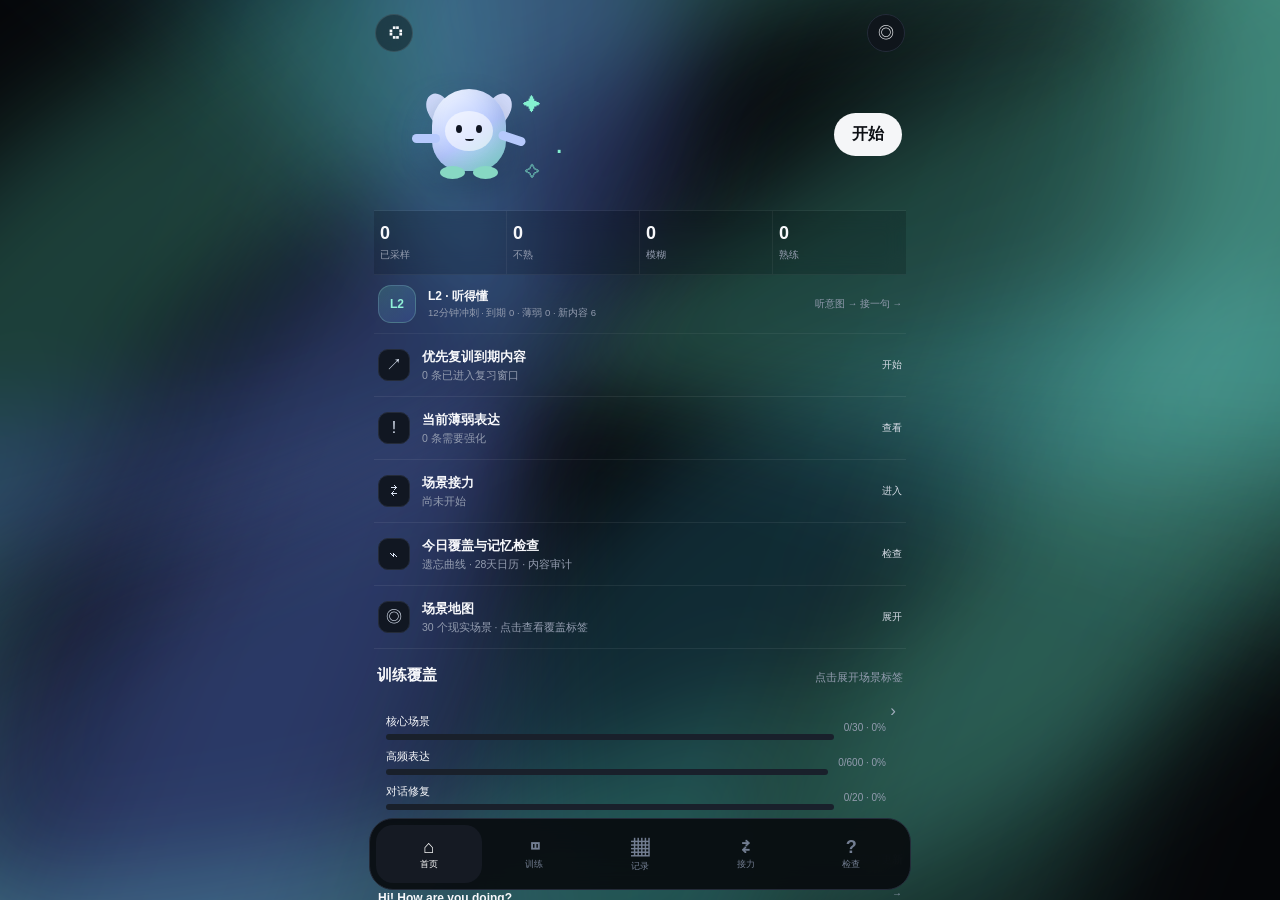
<file: talkloop/index.html>
<!doctype html><html lang="zh-CN"><head><meta charset="utf-8"><meta name="viewport" content="width=device-width,initial-scale=1,viewport-fit=cover,user-scalable=no"><meta name="theme-color" content="#050609"><meta name="apple-mobile-web-app-capable" content="yes"><meta name="apple-mobile-web-app-status-bar-style" content="black-translucent"><link rel="preconnect" href="https://videos.pexels.com" crossorigin><link rel="preconnect" href="https://assets.mixkit.co" crossorigin><link rel="dns-prefetch" href="//videos.pexels.com"><link rel="dns-prefetch" href="//assets.mixkit.co"><title>动态口语训练</title><link rel="stylesheet" href="./v9.css?v=12.1.0"><link rel="stylesheet" href="./v11.css?v=12.1.0"></head><body><div class="app" id="app" data-mood="good"><div class="ambient a"></div><div class="ambient b"></div><div class="ambient c"></div><div class="shell"><header class="top"><div class="brand brandMinimal"><span class="brandGlyph">◌</span></div><button class="topBtn" aria-label="打开检查" onclick="go('check')">◎</button></header><main class="content">
<section class="page on" id="home"><div class="homeHero"><button class="mascotStage" aria-label="互动角色" onclick="mascotReact(this)"><span class="mascotGlow"></span><span class="mascotBody"><i class="ear l"></i><i class="ear r"></i><i class="face"><b class="eye l"></b><b class="eye r"></b><b class="mouth"></b></i><i class="arm l"></i><i class="arm r"></i><i class="foot l"></i><i class="foot r"></i></span><span class="mascotBits"><i>✦</i><i>·</i><i>✧</i></span></button><button class="heroStart compactStart" onclick="startAdaptive()">开始</button></div><div class="statStrip"><button onclick="openLib('all')"><b id="nAll">0</b><span>已采样</span></button><button onclick="openLib('bad')"><b id="nBad">0</b><span>不熟</span></button><button onclick="openLib('mid')"><b id="nMid">0</b><span>模糊</span></button><button onclick="openLib('good')"><b id="nGood">0</b><span>熟练</span></button></div><div class="statusLine"><i class="dot"></i><span id="level">L2 · 听得懂</span><em id="homeFocus">自适应队列已准备</em></div><div class="timeline" id="homeTimeline"><button onclick="startAdaptive()"><span class="tlIcon">↗</span><div><b>优先复训到期内容</b><small><span id="dueHome">0</span> 条已进入复习窗口</small></div><em>开始</em></button><button onclick="openLib('bad')"><span class="tlIcon">!</span><div><b>当前薄弱表达</b><small><span id="weakHome">0</span> 条需要强化</small></div><em>查看</em></button><button onclick="go('dialog')"><span class="tlIcon">⇄</span><div><b>场景接力</b><small id="recentHome">尚未开始</small></div><em>进入</em></button><button onclick="go('check')"><span class="tlIcon">⌁</span><div><b>今日覆盖与记忆检查</b><small>遗忘曲线 · 28天日历 · 内容审计</small></div><em>检查</em></button></div><div class="head"><b>训练覆盖</b><span>基础日常交流</span></div><div class="coverage compact" id="coverage"></div><div class="head"><b>最近学习</b><span>实时更新</span></div><div class="recentList" id="homeRecent"></div></section>
<section class="page" id="learn"><div class="learnTop"><div class="prog"><i id="prog"></i></div><span id="counter">1/600</span></div><div class="card sceneCard" id="learnCard"><div class="scene"><video id="vid" playsinline muted preload="metadata"></video><div class="photo" id="photo"></div><div class="mediaShade" id="mediaShade"><span></span></div><div class="mask"></div><div class="tag" id="tag"></div><div class="liveChip" id="live"><i></i>LIVE</div><div class="meta" id="meta"></div></div><div class="tabs"><button class="tab active" data-l="en" onclick="langSet('en')">English</button><button class="tab" data-l="jp" onclick="langSet('jp')">日本語</button></div><div class="lessonBody"><div class="intent" id="intent"></div><div id="en"><div class="phrase" id="enP"></div><div class="pron" id="enR"></div></div><div id="jp" style="display:none"><div class="jp" id="jpP"></div><div class="pron" id="jpR"></div></div><div class="tip" id="tip"></div><div class="meaning" id="meaning"></div><div class="audio"><button aria-label="自然语速播放" onclick="speak(1)">🔊</button><button aria-label="慢速播放" onclick="speak(.72)">🐢</button><button aria-label="切换画面" onclick="manualRemix()">↻</button><button onclick="meaning.classList.toggle('show')">显示中文 / Hint</button></div><div class="grades"><button class="bad" onclick="grade('bad')">← 不熟</button><button class="mid" onclick="grade('mid')">模糊</button><button class="good" onclick="grade('good')">熟练 →</button></div></div></div><div class="trainRail"><button onclick="previewNext()"><span>下一条</span><b id="nextLabel">自适应推荐</b><em>→</em></button><button onclick="go('dialog')"><span>同场景多轮</span><b id="sameSceneLabel">进入多轮场景</b><em>⇄</em></button><button onclick="openLib('mid')"><span>模糊强化</span><b id="midRail">查看当前模糊库</b><em>▦</em></button></div></section>
<section class="page" id="library"><div class="title">记录库</div><p class="desc">全部、不熟、模糊、熟练都在这里。点击记录可直接回到对应表达。</p><div class="filters" id="filters"></div><div class="grid" id="lib"></div></section>
<section class="page" id="dialog"><div class="title">场景接力</div><p class="desc">30 个现实场景 · 连续多轮互动。每轮关联交际功能、动作标签和视觉素材。</p><div class="card" style="margin-top:10px"><div class="scene dialogScene"><video id="dvid" playsinline muted preload="metadata"></video><div class="photo" id="dphoto"></div><div class="mediaShade" id="dshade"><span></span></div><div class="mask"></div><div class="tag" id="dtag"></div><div class="liveChip"><i></i>LIVE</div><div class="meta" id="dmeta"></div></div><div class="dialogBody"><div class="dialogHead"><select id="dsel" aria-label="选择场景" onchange="dScene=this.value;dTurn=0;renderD()"></select><span class="tiny" id="dcount">1/10</span></div><div class="bubble" id="dbub"><div class="role" id="drole"></div><div id="dtext"></div></div><div class="dialogActions"><button onclick="speakD()">🔊</button><button onclick="remixD()">↻</button><button onclick="dLang=dLang==='en'?'jp':'en';renderD()" id="dlang">日本語</button><button class="next" onclick="nextD()">下一轮 →</button></div></div></div></section>
<section class="page" id="check"><div class="title">检查 / 内容审计</div><p class="desc">遗忘调度 + 日历 + 内容匹配度 + 条件变化题。</p><div class="head"><b>语料丰富度与目标匹配</b><span>实时</span></div><div id="audit"></div><div class="head"><b>遗忘曲线</b><span>启发式调度</span></div><div class="card check"><canvas class="curve" id="curve"></canvas></div><div class="head"><b>28 天训练日历</b></div><div class="card check"><div class="cal" id="cal"></div></div><div class="head"><b>条件变化题</b><span>不考死翻译</span></div><div class="card check"><div class="q" id="q"></div><input class="ans" id="ans" placeholder="输入你会说的话…"><button class="cta" style="width:100%;margin-top:8px" onclick="submitQ()">提交</button><div class="feedback" id="fb"></div></div></section>
</main><nav class="nav"><button class="active" data-p="home" onclick="go('home')"><b>⌂</b>首页</button><button data-p="learn" onclick="startAdaptive()"><b>◫</b>训练</button><button data-p="library" onclick="go('library')"><b>▦</b>记录</button><button data-p="dialog" onclick="go('dialog')"><b>⇄</b>接力</button><button data-p="check" onclick="go('check')"><b>?</b>检查</button></nav><div class="toast" id="toast"></div></div></div><script>window.TALKLOOP_DEFER_MEDIA=true</script><script src="./v8-data.js?v=12.1.0"></script><script src="./v11-social-1.js?v=12.1.0"></script><script src="./v11-social-2.js?v=12.1.0"></script><script src="./v11-social-3.js?v=12.1.0"></script><script src="./v11-social-4.js?v=12.1.0"></script><script src="./v11-social-5.js?v=12.1.0"></script><script src="./v9-app.js?v=12.1.0"></script><script src="./v11-media.js?v=12.1.0"></script><script src="./v11-ui.js?v=12.1.0"></script></body></html>
</file>
<file: talkloop/v9.css>
:root{--bg:#050609;--panel:#0d1118;--panel2:#121722;--line:#242b39;--text:#f7f8fb;--muted:#939caf;--good:#5be1c3;--mid:#ffc15f;--bad:#ff7399;--blue:#8ea8ff;--st:max(12px,env(safe-area-inset-top));--sb:max(10px,env(safe-area-inset-bottom));--wave1:rgba(89,225,194,.34);--wave2:rgba(103,133,255,.28);--wave3:rgba(120,72,255,.20)}*{box-sizing:border-box;-webkit-tap-highlight-color:transparent}html,body{margin:0;width:100%;height:100%;overflow:hidden;background:var(--bg);color:var(--text);font-family:-apple-system,BlinkMacSystemFont,"SF Pro Display","PingFang SC","Hiragino Sans","Noto Sans JP",Arial,sans-serif}button,input,select{font:inherit;color:inherit}button{border:0;background:none}.app{position:relative;width:100vw;height:100dvh;overflow:hidden;background:#050609}.ambient{position:absolute;inset:-38%;pointer-events:none;mix-blend-mode:screen;filter:blur(42px);will-change:transform,filter,opacity}.ambient.a{background:conic-gradient(from 0deg at 45% 45%,transparent 0 12%,var(--wave1) 18% 25%,transparent 31% 48%,var(--wave2) 55% 64%,transparent 72% 86%,var(--wave3) 91% 96%,transparent);opacity:.78;animation:spinA 3.4s linear infinite}.ambient.b{background:radial-gradient(ellipse at 18% 28%,transparent 0 18%,var(--wave2) 21% 27%,transparent 31% 46%,var(--wave1) 51% 58%,transparent 64%),radial-gradient(ellipse at 78% 73%,transparent 0 20%,var(--wave3) 23% 30%,transparent 35% 50%,var(--wave1) 55% 62%,transparent 68%);opacity:.68;animation:spinB 2.7s ease-in-out infinite alternate}.ambient.c{background:linear-gradient(112deg,transparent 0 32%,var(--wave2) 38% 43%,transparent 48% 58%,var(--wave1) 64% 69%,transparent 74%);opacity:.44;animation:sweep 2.1s ease-in-out infinite alternate}.app[data-mood=mid]{--wave1:rgba(255,190,89,.58);--wave2:rgba(255,111,62,.45);--wave3:rgba(255,222,92,.34)}.app[data-mood=bad]{--wave1:rgba(255,84,126,.52);--wave2:rgba(159,76,255,.42);--wave3:rgba(255,57,96,.34)}.app[data-mood=good]{--wave1:rgba(89,225,194,.38);--wave2:rgba(95,132,255,.34);--wave3:rgba(64,214,255,.26)}@keyframes spinA{to{transform:rotate(360deg) scale(1.09)}}@keyframes spinB{to{transform:translate3d(9%,-7%,0) rotate(24deg) scale(1.16);filter:blur(55px)}}@keyframes sweep{to{transform:translate3d(-12%,7%,0) rotate(-12deg) scale(1.2)}}.shell{position:relative;z-index:1;height:100%;display:flex;flex-direction:column}.top{height:70px;flex:none;padding:var(--st) 15px 8px;display:flex;align-items:center;justify-content:space-between}.brand{font-size:21px;font-weight:860;letter-spacing:-.03em}.brand small{display:block;font-size:10px;color:var(--muted);font-weight:600;margin-top:2px}.topBtn{width:38px;height:38px;border:1px solid var(--line);border-radius:50%;background:rgba(16,20,27,.86)}.content{flex:1;min-height:0;overflow:auto;padding:0 14px 100px;scrollbar-width:none}.content::-webkit-scrollbar{display:none}.page{display:none}.page.on{display:block;animation:enter .2s ease}.card{background:rgba(10,14,21,.88);border:1px solid var(--line);border-radius:22px;overflow:hidden;backdrop-filter:blur(18px);box-shadow:0 18px 50px rgba(0,0,0,.16)}@keyframes enter{from{opacity:.3;transform:translateY(6px)}to{opacity:1;transform:none}}.homeHero{display:flex;align-items:flex-end;justify-content:space-between;gap:14px;padding:13px 4px 14px;border-bottom:1px solid rgba(255,255,255,.06)}.eyebrow{font-size:10px;color:#72e6c7;font-weight:800;letter-spacing:.12em}.homeHero h1{font-size:30px;line-height:1.02;letter-spacing:-.045em;margin:7px 0 5px}.homeHero p{margin:0;color:var(--muted);font-size:12px;line-height:1.5}.heroStart{flex:none;padding:12px 18px;border-radius:999px;background:#f5f6f8;color:#0d1015;font-weight:820}.statStrip{display:grid;grid-template-columns:repeat(4,1fr);border-bottom:1px solid rgba(255,255,255,.06)}.statStrip button{padding:12px 6px;text-align:left;border-right:1px solid rgba(255,255,255,.055)}.statStrip button:last-child{border-right:0}.statStrip b{display:block;font-size:18px}.statStrip span{font-size:9.5px;color:var(--muted)}.statusLine{display:flex;align-items:center;gap:8px;padding:12px 4px;border-bottom:1px solid rgba(255,255,255,.06);font-size:11px}.statusLine em{margin-left:auto;font-style:normal;color:var(--muted);font-size:10px}.dot{width:8px;height:8px;border-radius:50%;background:var(--good);box-shadow:0 0 13px var(--good)}.timeline{display:grid}.timeline button{display:grid;grid-template-columns:34px 1fr auto;gap:10px;align-items:center;text-align:left;padding:13px 4px;border-bottom:1px solid rgba(255,255,255,.07)}.tlIcon{width:32px;height:32px;border-radius:10px;background:#111722;border:1px solid var(--line);display:grid;place-items:center;color:#dbe4f3}.timeline b{font-size:13px}.timeline small{display:block;margin-top:3px;color:var(--muted);font-size:10.5px}.timeline em{font-style:normal;color:#d6dbe5;font-size:10px}.head{display:flex;align-items:end;justify-content:space-between;margin:17px 3px 8px}.head b{font-size:15px}.head span{font-size:10.5px;color:var(--muted)}.coverage{padding:14px}.coverage.compact{padding:10px 12px}.row{display:grid;grid-template-columns:1fr auto;gap:10px;margin:9px 0;align-items:center}.row>div{font-size:11px}.tiny{font-size:10px;color:var(--muted)}.bar{height:6px;background:#19202b;border-radius:99px;overflow:hidden;margin-top:5px}.bar i{display:block;height:100%;background:linear-gradient(90deg,var(--blue),var(--good))}.recentList{display:grid;border-top:1px solid rgba(255,255,255,.05)}.recentList button{display:grid;grid-template-columns:1fr auto;gap:10px;text-align:left;padding:12px 4px;border-bottom:1px solid rgba(255,255,255,.06)}.recentList b{font-size:12px}.recentList span{display:block;font-size:10px;color:var(--muted);margin-top:2px}.recentList em{font-style:normal;color:#8994a7;font-size:10px}.title{font-size:28px;font-weight:860;letter-spacing:-.04em;margin:7px 2px 4px}.desc{font-size:12px;color:var(--muted);line-height:1.55;margin:0 2px}.learnTop{display:flex;gap:9px;align-items:center}.prog{height:7px;flex:1;background:#161d27;border-radius:99px;overflow:hidden}.prog i{display:block;height:100%;background:linear-gradient(90deg,var(--blue),var(--good))}.sceneCard{margin-top:9px;touch-action:pan-y;transition:transform .18s ease,opacity .18s ease}.scene{position:relative;height:clamp(360px,46dvh,570px);overflow:hidden;background:#0b0e13}.scene video,.photo{position:absolute;inset:0;width:100%;height:100%;object-fit:cover;background-size:cover;background-position:center;transition:opacity .22s ease}.photo{animation:ken 7s ease-in-out infinite alternate}.scene video{opacity:0}.scene.video-ready video{opacity:1}.scene.video-ready .photo{opacity:.08}.mediaShade{position:absolute;inset:0;display:grid;place-items:center;background:linear-gradient(135deg,rgba(8,12,18,.24),rgba(8,12,18,.1));z-index:1;opacity:0;pointer-events:none;transition:.2s}.scene.loading .mediaShade{opacity:1}.mediaShade span{padding:7px 10px;border-radius:999px;background:rgba(0,0,0,.45);font-size:9px;color:#ced5e1}.mask{position:absolute;inset:0;background:linear-gradient(180deg,rgba(0,0,0,.03),rgba(0,0,0,.07) 56%,rgba(0,0,0,.66));z-index:2}.tag,.meta,.liveChip{position:absolute;z-index:3}.tag{left:13px;top:13px;padding:7px 10px;border-radius:99px;background:rgba(0,0,0,.55);font-size:10px}.liveChip{right:13px;top:13px;padding:7px 9px;border-radius:99px;background:rgba(0,0,0,.56);font-size:9px;color:#d9fff5;border:1px solid rgba(255,255,255,.12)}.liveChip i{display:inline-block;width:6px;height:6px;border-radius:50%;background:#57e2c3;margin-right:5px;box-shadow:0 0 9px #57e2c3}.meta{left:13px;right:13px;bottom:13px;font-size:11.5px}.meta small{display:block;color:#ddd;margin-top:3px}.tabs{display:grid;grid-template-columns:1fr 1fr;gap:7px;padding:11px 12px 2px}.tab{height:42px;border-radius:14px;border:1px solid var(--line);background:#10151d;color:var(--muted);font-weight:760}.tab.active{background:#f2f4f7;color:#11151a}.lessonBody{padding:13px 15px 14px}.intent{font-size:10px;color:#66e4c5;font-weight:810}.phrase{font-size:31px;font-weight:860;line-height:1.08;margin:8px 0 5px;letter-spacing:-.035em}.jp{font-size:25px;font-weight:810;line-height:1.22;margin:8px 0 5px}.pron{font-size:12px;color:#aeb7c8}.tip{margin-top:10px;padding:10px 11px;border:1px solid var(--line);border-radius:14px;background:#10151c;font-size:11px;color:#c9d1de;line-height:1.55}.meaning{display:none;margin-top:9px;padding:10px 11px;border-radius:14px;background:#111c2e}.meaning.show{display:block}.audio{display:grid;grid-template-columns:50px 50px 52px 1fr;gap:7px;margin-top:10px}.audio button,.grades button,.dialogActions button{height:47px;border:1px solid var(--line);border-radius:15px;background:#10151d;font-weight:760}.grades{display:grid;grid-template-columns:repeat(3,1fr);gap:7px;margin-top:9px}.grades .bad{color:#ff9eb6;border-color:#713248}.grades .mid{color:#ffd38d;border-color:#6a552f}.grades .good{color:#95efda;border-color:#285a4e}.trainRail{display:grid;margin-top:10px;border-top:1px solid rgba(255,255,255,.06)}.trainRail button{display:grid;grid-template-columns:80px 1fr auto;align-items:center;text-align:left;gap:8px;padding:12px 4px;border-bottom:1px solid rgba(255,255,255,.06)}.trainRail span{font-size:10px;color:var(--muted)}.trainRail b{font-size:12px}.trainRail em{font-style:normal;color:#98a4b7}.filters{display:flex;gap:7px;overflow:auto;margin:10px 0}.f{padding:8px 11px;border-radius:99px;border:1px solid var(--line);color:var(--muted);white-space:nowrap}.f.on{background:#f2f4f7;color:#111}.grid{display:grid;grid-template-columns:1fr 1fr;gap:9px}.rec{border:1px solid var(--line);border-radius:17px;overflow:hidden;background:#0f141b;text-align:left}.rec .th{height:95px;background-size:cover;background-position:center}.rec .in{padding:9px}.rec b{font-size:12px;display:block;line-height:1.25}.rec span{font-size:10px;color:var(--muted)}.dialogScene{height:clamp(360px,45dvh,560px)}.dialogBody{padding:13px}.dialogHead{display:flex;gap:8px;justify-content:space-between;margin-bottom:9px}.dialogHead select{max-width:72%;background:#10151d;border:1px solid var(--line);border-radius:12px;padding:8px}.bubble{padding:14px;border-radius:19px;background:#121822;border:1px solid var(--line);font-size:17px;line-height:1.45;min-height:86px}.bubble.you{background:#10241f}.role{font-size:10px;color:var(--muted);margin-bottom:5px}.dialogActions{display:grid;grid-template-columns:50px 50px 1fr 1fr;gap:7px;margin-top:9px}.dialogActions .next{background:#f2f4f7;color:#111}.check{padding:14px}.curve{width:100%;height:150px}.cal{display:grid;grid-template-columns:repeat(7,1fr);gap:5px}.day{aspect-ratio:1;border:1px solid #202631;background:#10151c;border-radius:8px;display:grid;place-items:center;font-size:9px;color:#6e7889}.day.a{background:#143027;color:#8de2cc}.day.b{background:#1b4b3e;color:#b8f5e5}.day.c{background:#206b56;color:#effffb}.auditGrid{display:grid;grid-template-columns:1fr 1fr;gap:8px}.audit{padding:14px;border-radius:17px;border:1px solid var(--line);background:#10151d}.audit b{display:block;font-size:22px}.audit span{font-size:10px;color:var(--muted)}.q{padding:12px;border-radius:15px;background:#10141b;border:1px solid var(--line);font-size:14px;line-height:1.5}.ans{width:100%;height:47px;margin-top:8px;border-radius:14px;border:1px solid var(--line);background:#0f141b;padding:0 11px}.feedback{display:none;margin-top:8px;padding:10px;border-radius:13px;background:#0f211b;border:1px solid #21493c;font-size:11px}.feedback.show{display:block}.cta{padding:12px 18px!important;border-radius:15px!important;background:#f4f6f8!important;color:#10141a!important;font-weight:820}.nav{position:absolute;left:9px;right:9px;bottom:var(--sb);height:72px;display:grid;grid-template-columns:repeat(5,1fr);padding:6px;border:1px solid var(--line);border-radius:24px;background:rgba(8,11,15,.92);backdrop-filter:blur(20px)}.nav button{border-radius:17px;color:#737e92;font-size:9px}.nav b{display:block;font-size:18px}.nav .active{background:#151a23;color:#fff}.toast{position:absolute;left:50%;bottom:92px;transform:translateX(-50%);padding:9px 12px;border-radius:99px;background:#f3f5f8;color:#111;font-size:11px;font-weight:750;opacity:0;transition:.2s}.toast.show{opacity:1}@media(max-height:820px){.scene{height:clamp(330px,43dvh,480px)}}@media(min-width:1024px){.shell{max-width:560px;margin:auto}}
</file>
<file: talkloop/v11.css>
/* TalkLoop v11: GPT/X-like continuous feed + animated mascot */
.brandMinimal{font-size:0!important}.brandGlyph{font-size:26px!important;display:grid;width:38px;height:38px;place-items:center;border:1px solid rgba(255,255,255,.11);border-radius:50%;background:rgba(8,12,18,.46);backdrop-filter:blur(14px)}
.homeHero{min-height:148px;align-items:center!important;padding:9px 4px 13px!important}.compactStart{padding:11px 18px!important}.mascotStage{position:relative;width:min(260px,68vw);height:126px;overflow:visible;text-align:left}.mascotGlow{position:absolute;width:124px;height:72px;left:18px;top:30px;border-radius:50%;background:radial-gradient(circle,rgba(88,233,200,.34),rgba(94,121,255,.13) 48%,transparent 73%);filter:blur(15px);animation:mg 2.2s ease-in-out infinite}.mascotBody{position:absolute;left:54px;top:18px;width:74px;height:82px;border-radius:38px 38px 31px 31px;background:linear-gradient(145deg,#f7fbff,#b9caff 56%,#82e2ca);box-shadow:0 14px 32px rgba(0,0,0,.24),inset -8px -10px 20px rgba(41,77,126,.16);animation:hop 1.35s cubic-bezier(.45,.05,.55,.95) infinite;transform-origin:50% 100%}.mascotBody .ear{position:absolute;top:4px;width:22px;height:30px;background:#d5defc;border-radius:60% 60% 45% 45%;z-index:-1}.mascotBody .ear.l{left:-5px;transform:rotate(-25deg)}.mascotBody .ear.r{right:-5px;transform:rotate(25deg)}.face{position:absolute;left:13px;top:22px;width:48px;height:40px;border-radius:50%;background:rgba(255,255,255,.58)}.eye{position:absolute;top:14px;width:6px;height:8px;background:#101522;border-radius:50%;animation:blink 3.2s infinite}.eye.l{left:11px}.eye.r{right:11px}.mouth{position:absolute;left:20px;top:25px;width:9px;height:5px;border-bottom:2px solid #101522;border-radius:50%}.arm{position:absolute;top:45px;width:28px;height:9px;border-radius:9px;background:#b6c9fc}.arm.l{left:-20px;transform-origin:right center;animation:waveArm 1.1s ease-in-out infinite}.arm.r{right:-20px;transform:rotate(18deg)}.foot{position:absolute;bottom:-8px;width:25px;height:13px;background:#87d8c3;border-radius:50%}.foot.l{left:8px}.foot.r{right:8px}.mascotBits i{position:absolute;font-style:normal;color:#84f0d0;animation:bits 1.8s ease-in-out infinite}.mascotBits i:nth-child(1){left:145px;top:24px;font-size:18px}.mascotBits i:nth-child(2){left:177px;top:61px;font-size:30px;animation-delay:-.5s}.mascotBits i:nth-child(3){left:147px;top:92px;font-size:15px;animation-delay:-.9s}.mascotStage.react .mascotBody{animation:jumpReact .7s cubic-bezier(.2,.9,.3,1)}
@keyframes hop{0%,100%{transform:translateY(10px) rotate(-2deg) scaleY(.96)}45%{transform:translateY(-11px) rotate(3deg) scaleY(1.03)}70%{transform:translateY(3px)}}@keyframes mg{50%{transform:scale(1.22);opacity:.62}}@keyframes blink{0%,45%,49%,100%{transform:scaleY(1)}47%{transform:scaleY(.12)}}@keyframes waveArm{50%{transform:rotate(-40deg)}}@keyframes bits{50%{transform:translateY(-10px) scale(1.2);opacity:.35}}@keyframes jumpReact{0%{transform:translateY(8px)}35%{transform:translateY(-32px) rotate(10deg) scale(1.12)}70%{transform:translateY(-4px) rotate(-5deg)}100%{transform:translateY(8px)}}
.compressionLine{cursor:pointer;padding:10px 4px!important;display:grid!important;grid-template-columns:42px 1fr auto!important;align-items:center!important}.compressionMark{width:38px;height:38px;display:grid;place-items:center;border-radius:13px;background:linear-gradient(145deg,rgba(114,237,205,.19),rgba(101,129,255,.18));border:1px solid rgba(151,229,210,.24);font-size:12px;font-weight:900;color:#8ff0d7}.compressionLine div b{display:block;font-size:12px}.compressionLine div small{display:block;margin-top:2px;font-size:9.5px;color:var(--muted)}.compressionLine em{font-size:9.5px!important}
.timeline button,.recentList button{transition:background .15s ease}.timeline button:active,.recentList button:active{background:rgba(255,255,255,.04)}.coverageClickable,.clickableHead{cursor:pointer}.coverageClickable{position:relative}.coverageClickable:after{content:'›';position:absolute;right:10px;top:8px;color:#a1adbd;font-size:17px}.coverage.compact{padding:12px 20px 12px 12px!important}
.coverageModal{position:fixed;inset:0;z-index:999;background:rgba(0,0,0,0);pointer-events:none;display:flex;align-items:flex-end;transition:.25s}.coverageModal.open{background:rgba(0,0,0,.58);backdrop-filter:blur(12px);pointer-events:auto}.coverageSheet{width:100%;max-height:88dvh;overflow:auto;background:#0a0e14;border:1px solid #283142;border-radius:28px 28px 0 0;padding:8px 14px calc(20px + env(safe-area-inset-bottom));transform:translateY(102%);transition:.34s cubic-bezier(.2,.8,.2,1)}.coverageModal.open .coverageSheet{transform:none}.sheetHandle{width:38px;height:4px;border-radius:99px;background:#394353;margin:3px auto 12px}.sheetHead{display:flex;justify-content:space-between;align-items:center;padding:0 2px 11px}.sheetHead b{font-size:20px}.sheetHead span{display:block;font-size:10px;color:var(--muted);margin-top:3px}.sheetHead button{width:38px;height:38px;border-radius:50%;background:#121823;border:1px solid #293243;font-size:22px}.sceneTagGrid{display:grid;grid-template-columns:1fr 1fr;gap:8px}.sceneTagGrid button{text-align:left;padding:12px;border-radius:16px;background:#10151d;border:1px solid #242c39;position:relative}.sceneTagGrid b{font-size:12px;display:block}.sceneTagGrid span{font-size:9px;color:#7e899a;display:block;margin-top:3px}.sceneTagGrid em{font-size:9px;color:#aeb8c8;font-style:normal;display:block;margin-top:7px}.sceneTagGrid i{display:block;height:4px;background:#1c2430;border-radius:99px;overflow:hidden;margin-top:6px}.sceneTagGrid u{display:block;height:100%;background:linear-gradient(90deg,#85a6ff,#5be1c3);border-radius:99px;text-decoration:none}.systemPrinciple,.systemCard{margin-top:10px;padding:12px 13px;border:1px solid #263044;border-radius:16px;background:linear-gradient(145deg,rgba(90,120,255,.07),rgba(80,220,190,.06));line-height:1.55}.systemPrinciple b,.systemCard b{font-size:11px;display:block}.systemPrinciple span,.systemCard span{font-size:10px;color:#aab4c4;display:block;margin-top:4px}
#learn .lessonBody{min-height:270px;display:flex;flex-direction:column}.lessonBody .audio{margin-top:auto}.scene{height:clamp(390px,49dvh,610px)!important}.dialogScene{height:clamp(400px,49dvh,620px)!important}.trainRail{margin-top:8px!important}.trainRail button{padding:11px 4px!important}.tip{min-height:45px}.phrase{max-width:95%}.jp{max-width:95%}
#home .recentList{padding-bottom:18px}.statStrip{background:rgba(5,8,13,.18);backdrop-filter:blur(10px)}.homeHero,.statusLine,.timeline,.statStrip{border-color:rgba(255,255,255,.055)!important}.top{height:62px!important}.content{padding-top:0!important}
@media(max-height:760px){.mascotStage{height:102px}.mascotBody{top:7px}.homeHero{min-height:118px}.scene{height:44dvh!important}#learn .lessonBody{min-height:235px}}

/* v12 layout and first-frame stability */
.shell{width:100%;max-width:560px;margin:0 auto}
.content{padding-bottom:calc(104px + env(safe-area-inset-bottom))!important;overscroll-behavior:contain}
.page.on{min-height:calc(100dvh - 166px)}
.scene video,.photo{background-color:#0b0e13;transition:opacity .36s ease!important}
.scene.loading .photo,.scene:not(.video-ready) .photo{opacity:1!important}
.scene.loading video,.scene:not(.video-ready) video{opacity:0!important}
.scene.video-ready video{opacity:1!important}
.scene.video-ready .photo{opacity:0!important}
.mediaShade{background:linear-gradient(135deg,rgba(8,12,18,.08),rgba(8,12,18,.02))!important}
#learn .lessonBody{min-height:292px}
#learn .trainRail{padding-bottom:12px}
.coverageSheet{max-width:560px;margin:0 auto}
.compressionLine em{max-width:105px;text-align:right;line-height:1.35}
button{cursor:pointer}
button:focus-visible,select:focus-visible,input:focus-visible,[role=button]:focus-visible{outline:2px solid #83efd4;outline-offset:2px}
button:active{transform:scale(.985)}
.mascotStage:active{transform:none}
.modalOpen{touch-action:none}

@media(max-width:600px){
  .content{padding-left:12px;padding-right:12px}
  .scene{height:clamp(340px,43dvh,500px)!important}
  .dialogScene{height:clamp(350px,44dvh,510px)!important}
  #learn .lessonBody{min-height:285px;padding-bottom:16px}
  .phrase{font-size:clamp(27px,7.8vw,31px)}
  .jp{font-size:clamp(23px,6.5vw,27px)}
  .audio{grid-template-columns:47px 47px 49px 1fr}
}

@media(max-width:360px){
  .sceneTagGrid{grid-template-columns:1fr}
  .compressionLine{grid-template-columns:38px 1fr!important}
  .compressionLine em{grid-column:2;text-align:left;max-width:none;margin-left:0!important}
  .dialogActions{grid-template-columns:46px 46px 1fr}
  .dialogActions .next{grid-column:1/-1}
}

@media(prefers-reduced-motion:reduce){
  .ambient,.mascotBody,.mascotGlow,.mascotBits i,.arm.l,.photo{animation-duration:.01ms!important;animation-iteration-count:1!important}
  *,*:before,*:after{scroll-behavior:auto!important;transition-duration:.01ms!important}
}
</file>
